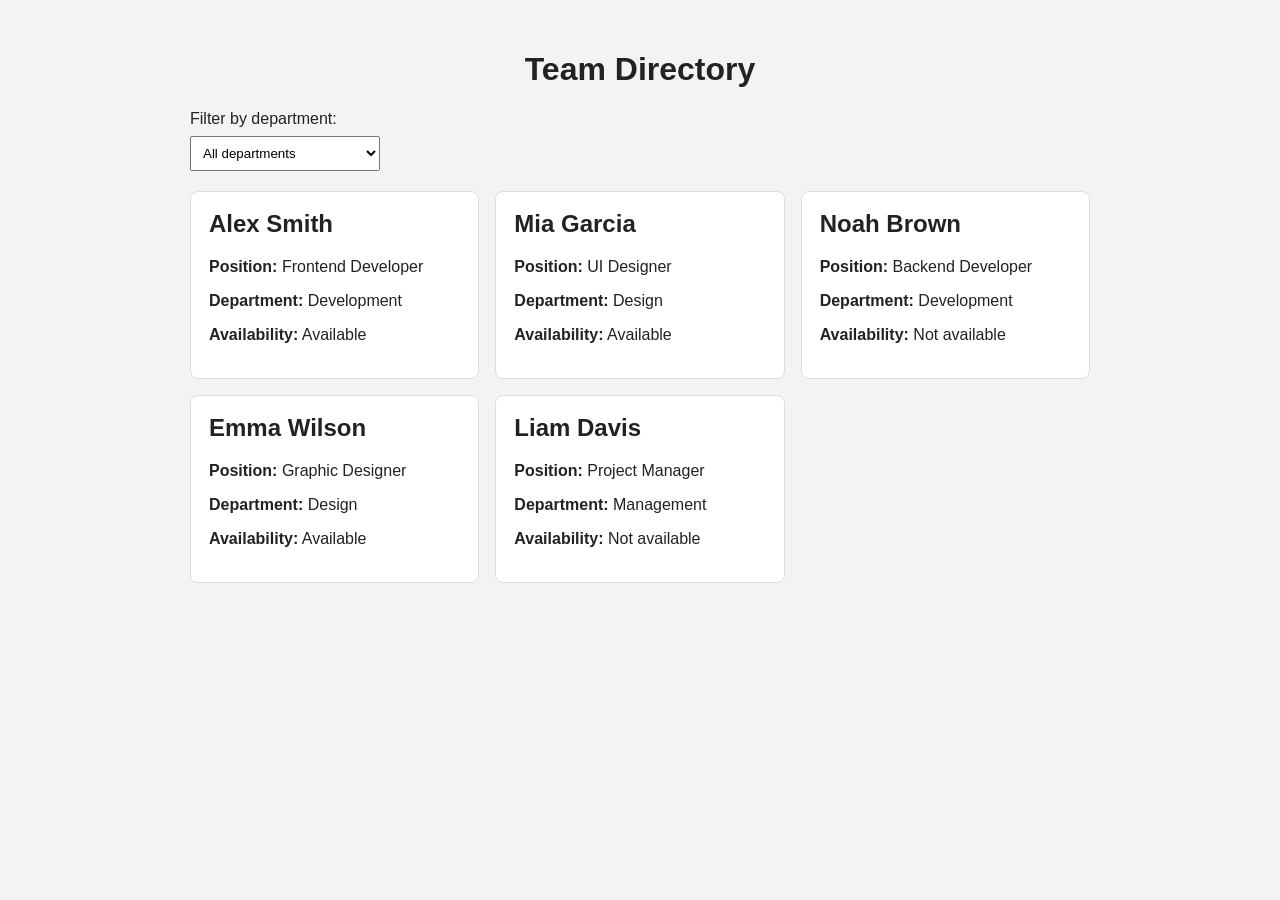
<file: member/index.html>
<!DOCTYPE html>
<html lang="en">
<head>
    <meta charset="UTF-8">
    <meta name="viewport" content="width=device-width, initial-scale=1.0">
    <title>Team Directory</title>
    <link rel="stylesheet" href="./css/style.css">
    <script type="module" src="./js/Main.js" defer></script>
</head>
<body>
    <main>
        <h1>Team Directory</h1>
        <label for="department">Filter by department:</label>
        <select id="department">
            <option value="all">All departments</option>
        </select>
        <section id="members" class="grid"></section>
    </main>
</body>
</html>
</file>
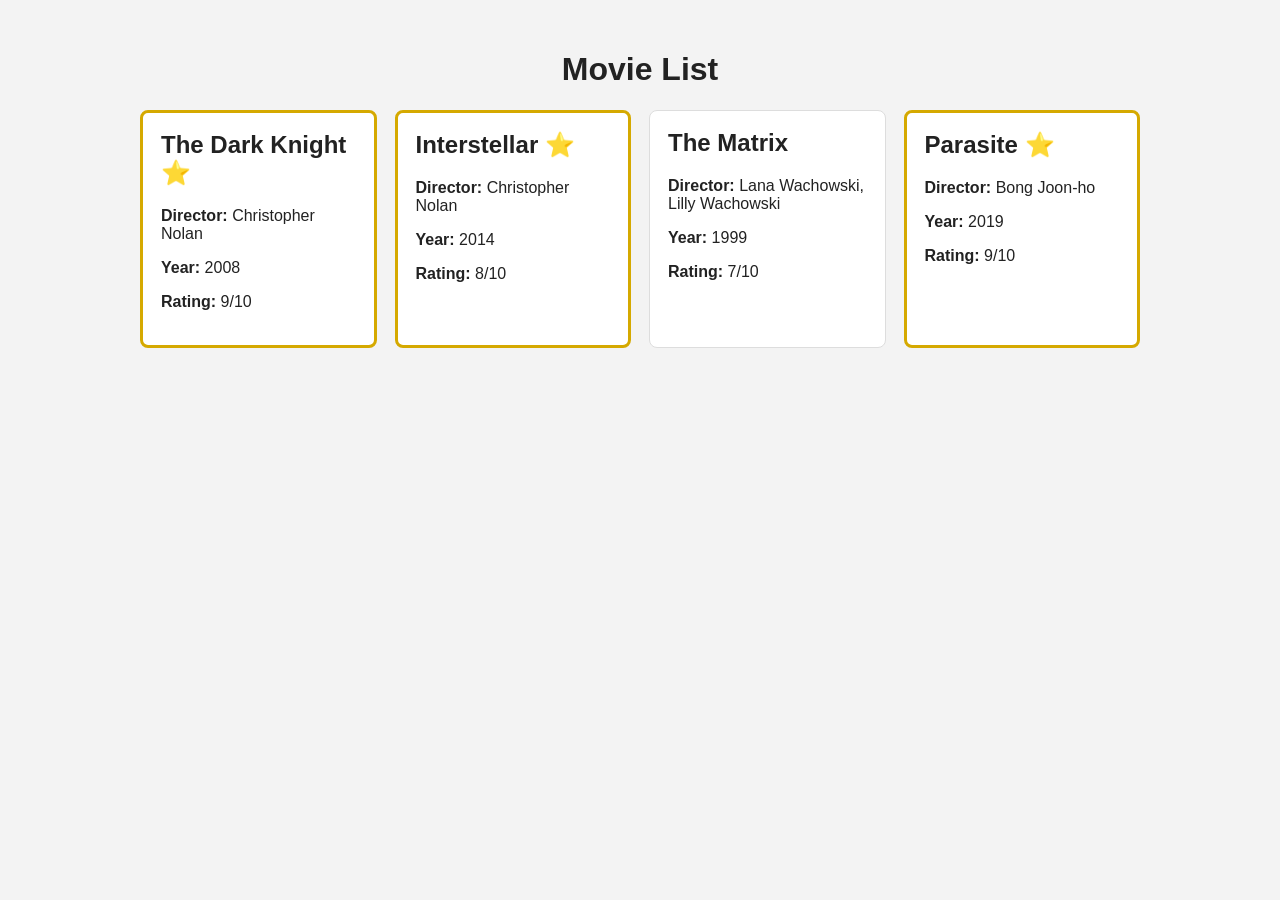
<file: movie/index.html>
<!DOCTYPE html>
<html lang="en">
<head>
    <meta charset="UTF-8">
    <meta name="viewport" content="width=device-width, initial-scale=1.0">
    <title>Movie List</title>
    <link rel="stylesheet" href="./css/style.css">
    <script type="module" src="./js/Main.js" defer></script>
</head>
<body>
    <main>
        <h1>Movie List</h1>
        <section id="movies" class="grid"></section>
    </main>
</body>
</html>
</file>
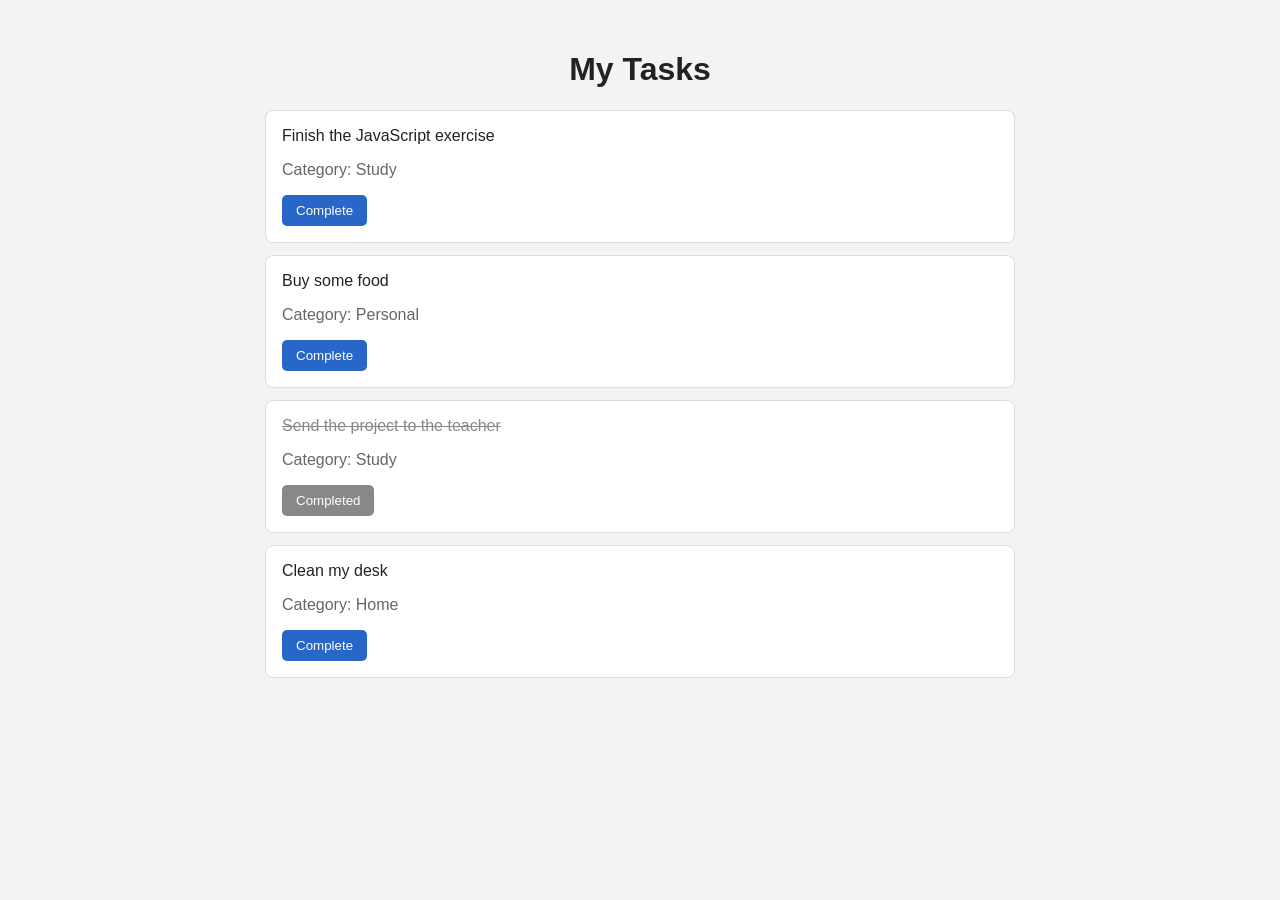
<file: task/index.html>
<!DOCTYPE html>
<html lang="en">
<head>
    <meta charset="UTF-8">
    <meta name="viewport" content="width=device-width, initial-scale=1.0">
    <title>Task Manager</title>
    <link rel="stylesheet" href="./css/style.css">
    <script type="module" src="./js/Main.js" defer></script>
</head>
<body>
    <main>
        <h1>My Tasks</h1>
        <section id="tasks" class="task-list"></section>
    </main>
</body>
</html>
</file>
<file: member/css/style.css>
* { box-sizing: border-box; }
body { margin: 0; padding: 30px; font-family: Arial, sans-serif; background: #f3f3f3; color: #222; }
main { max-width: 900px; margin: auto; }
h1 { text-align: center; }
label { display: block; margin-bottom: 8px; }
select { padding: 8px; margin-bottom: 20px; min-width: 190px; }
.grid { display: grid; grid-template-columns: repeat(auto-fit, minmax(220px, 1fr)); gap: 16px; }
.member-card { background: white; padding: 18px; border: 1px solid #ddd; border-radius: 8px; }
.member-card h2 { margin-top: 0; }
</file>
<file: movie/css/style.css>
* { box-sizing: border-box; }
body { margin: 0; padding: 30px; font-family: Arial, sans-serif; background: #f3f3f3; color: #222; }
main { max-width: 1000px; margin: auto; }
h1 { text-align: center; }
.grid { display: grid; grid-template-columns: repeat(auto-fit, minmax(220px, 1fr)); gap: 18px; }
.card { background: white; padding: 18px; border: 1px solid #ddd; border-radius: 8px; }
.card h2 { margin-top: 0; }
.top-rated { border: 3px solid #d5a900; }
</file>
<file: task/css/style.css>
* { box-sizing: border-box; }
body { margin: 0; padding: 30px; font-family: Arial, sans-serif; background: #f3f3f3; color: #222; }
main { max-width: 750px; margin: auto; }
h1 { text-align: center; }
.task-list { display: grid; gap: 12px; }
.task-card { background: white; padding: 16px; border: 1px solid #ddd; border-radius: 8px; }
.task-card p { color: #666; }
.completed { text-decoration: line-through; color: #888; }
button { padding: 8px 14px; border: 0; border-radius: 5px; background: #2867c7; color: white; cursor: pointer; }
button:disabled { background: #888; cursor: default; }
</file>
